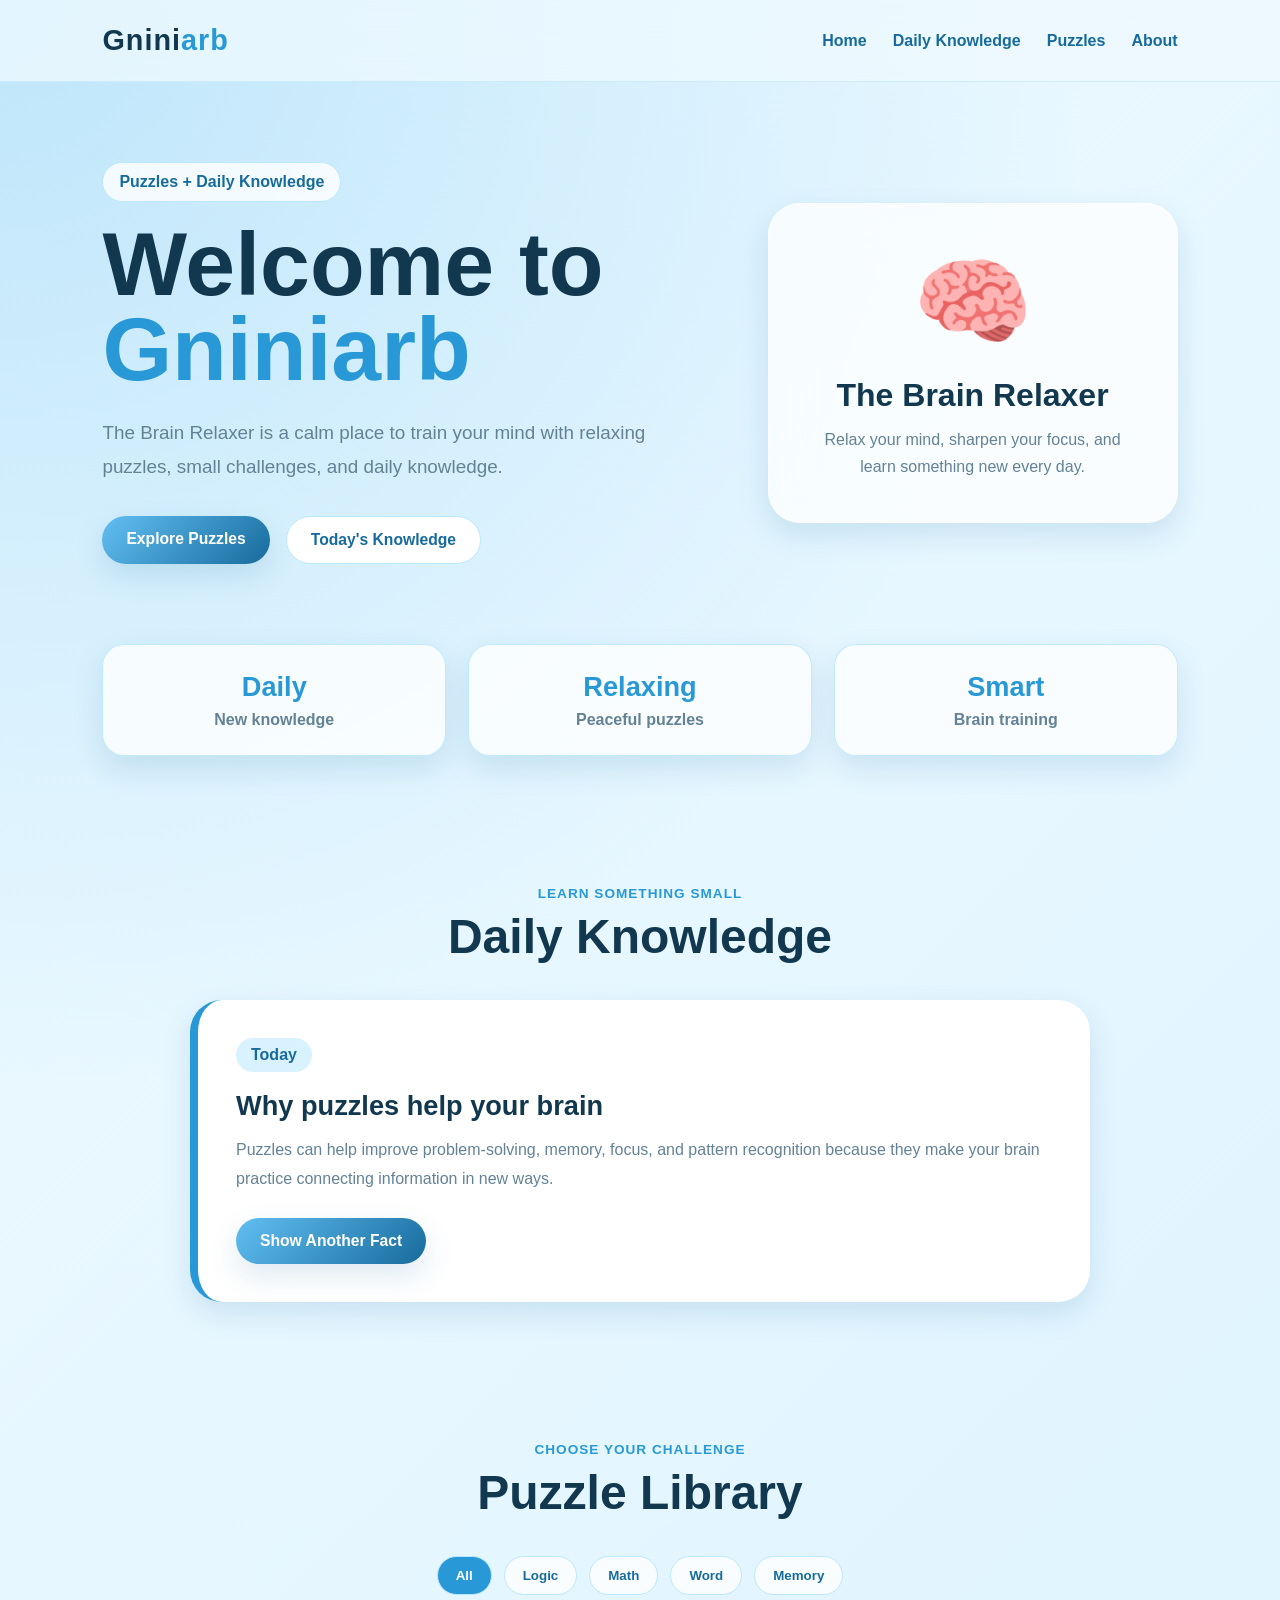
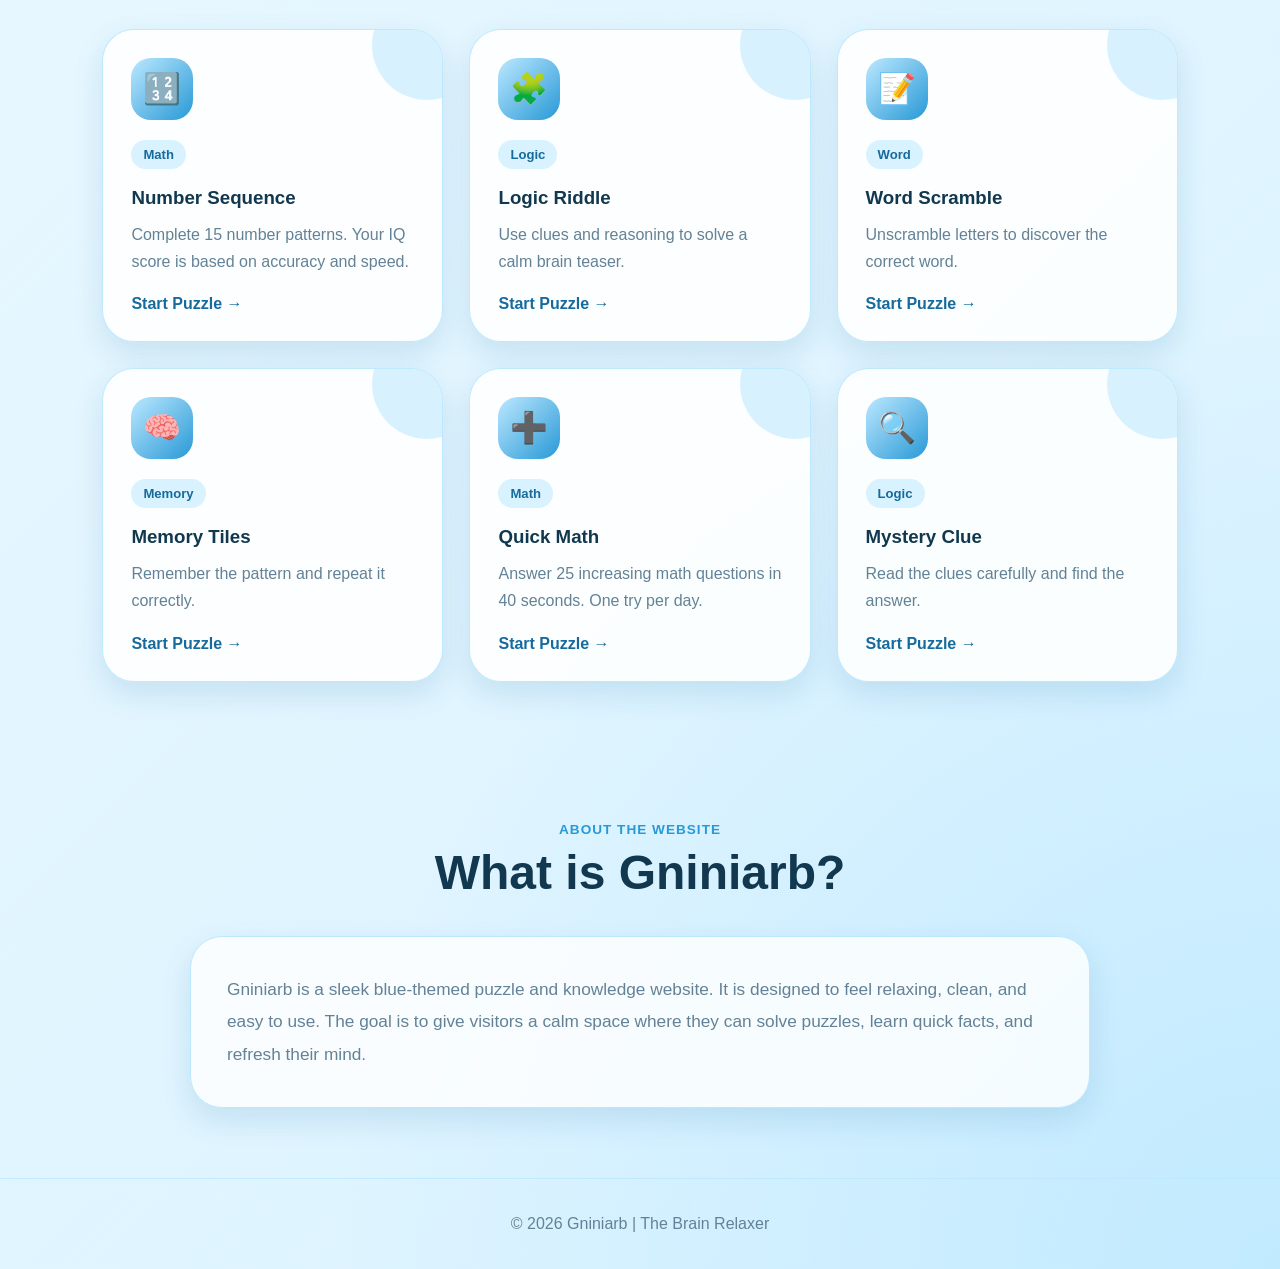
<file: index.html>
<!DOCTYPE html>
<html lang="en">
<head>
  <meta charset="UTF-8" />
  <meta name="viewport" content="width=device-width, initial-scale=1.0" />

  <title>Gniniarb | The Brain Relaxer</title>

  <link rel="stylesheet" href="css/style.css" />
</head>

<body>
  <div class="page-loader" id="pageLoader" role="status" aria-label="Loading page">
    <div class="loader-brain-area">
      <div class="loader-ring ring-one"></div>
      <div class="loader-ring ring-two"></div>
      <div class="loader-ring ring-three"></div>

      <div class="loader-brain">🧠</div>

      <span class="spark spark-one"></span>
      <span class="spark spark-two"></span>
      <span class="spark spark-three"></span>
      <span class="spark spark-four"></span>
    </div>

    <p class="loader-text">Lighting up your brain...</p>

    <div class="loader-progress">
      <span></span>
    </div>
  </div>

  <header class="site-header">
    <a href="#home" class="logo" aria-label="Gniniarb home">
      <span class="logo-main">Gnini</span><span class="logo-accent">arb</span>
    </a>

    <nav class="navbar" aria-label="Main navigation">
      <a href="#home">Home</a>
      <a href="#daily">Daily Knowledge</a>
      <a href="#puzzles">Puzzles</a>
      <a href="#about">About</a>
    </nav>

    <button class="menu-button" id="menuButton" aria-label="Open menu">
      ☰
    </button>
  </header>

  <nav class="mobile-nav" id="mobileNav" aria-label="Mobile navigation">
    <a href="#home">Home</a>
    <a href="#daily">Daily Knowledge</a>
    <a href="#puzzles">Puzzles</a>
    <a href="#about">About</a>
  </nav>

  <main>
    <section class="hero" id="home">
      <div class="hero-content">
        <p class="tagline">Puzzles + Daily Knowledge</p>

        <h1>
          Welcome to <span>Gniniarb</span>
        </h1>

        <p class="hero-description">
          The Brain Relaxer is a calm place to train your mind with relaxing puzzles,
          small challenges, and daily knowledge.
        </p>

        <div class="hero-buttons">
          <a href="#puzzles" class="btn primary-btn">Explore Puzzles</a>
          <a href="#daily" class="btn secondary-btn">Today's Knowledge</a>
        </div>
      </div>

      <div class="hero-card">
        <div class="brain-icon" aria-hidden="true">🧠</div>

        <h2>The Brain Relaxer</h2>

        <p>
          Relax your mind, sharpen your focus, and learn something new every day.
        </p>
      </div>
    </section>

    <section class="stats-section" aria-label="Website highlights">
      <div class="stat-card">
        <h3>Daily</h3>
        <p>New knowledge</p>
      </div>

      <div class="stat-card">
        <h3>Relaxing</h3>
        <p>Peaceful puzzles</p>
      </div>

      <div class="stat-card">
        <h3>Smart</h3>
        <p>Brain training</p>
      </div>
    </section>

    <section class="daily-section" id="daily">
      <div class="section-title">
        <p>Learn something small</p>
        <h2>Daily Knowledge</h2>
      </div>

      <div class="knowledge-card">
        <div class="knowledge-badge">Today</div>

        <h3 id="knowledgeTitle">Why puzzles help your brain</h3>

        <p id="knowledgeText">
          Puzzles can help improve problem-solving, memory, focus, and pattern recognition
          because they make your brain practice connecting information in new ways.
        </p>

        <button class="btn primary-btn" id="newKnowledgeButton">
          Show Another Fact
        </button>
      </div>
    </section>

    <section class="puzzles-section" id="puzzles">
      <div class="section-title">
        <p>Choose your challenge</p>
        <h2>Puzzle Library</h2>
      </div>

      <div class="filter-buttons" aria-label="Puzzle filters">
        <button class="filter-btn active" data-filter="all">All</button>
        <button class="filter-btn" data-filter="logic">Logic</button>
        <button class="filter-btn" data-filter="math">Math</button>
        <button class="filter-btn" data-filter="word">Word</button>
        <button class="filter-btn" data-filter="memory">Memory</button>
      </div>

      <div class="puzzle-grid" id="puzzleGrid">
        <!-- Puzzle cards are created from js/script.js -->
      </div>
    </section>

    <section class="about-section" id="about">
      <div class="section-title">
        <p>About the website</p>
        <h2>What is Gniniarb?</h2>
      </div>

      <div class="about-content">
        <p>
          Gniniarb is a sleek blue-themed puzzle and knowledge website. It is designed
          to feel relaxing, clean, and easy to use. The goal is to give visitors a calm
          space where they can solve puzzles, learn quick facts, and refresh their mind.
        </p>
      </div>
    </section>
  </main>

  <footer>
    <p>© 2026 Gniniarb | The Brain Relaxer</p>
  </footer>

  <script src="js/script.js"></script>
</body>
</html>
</file>
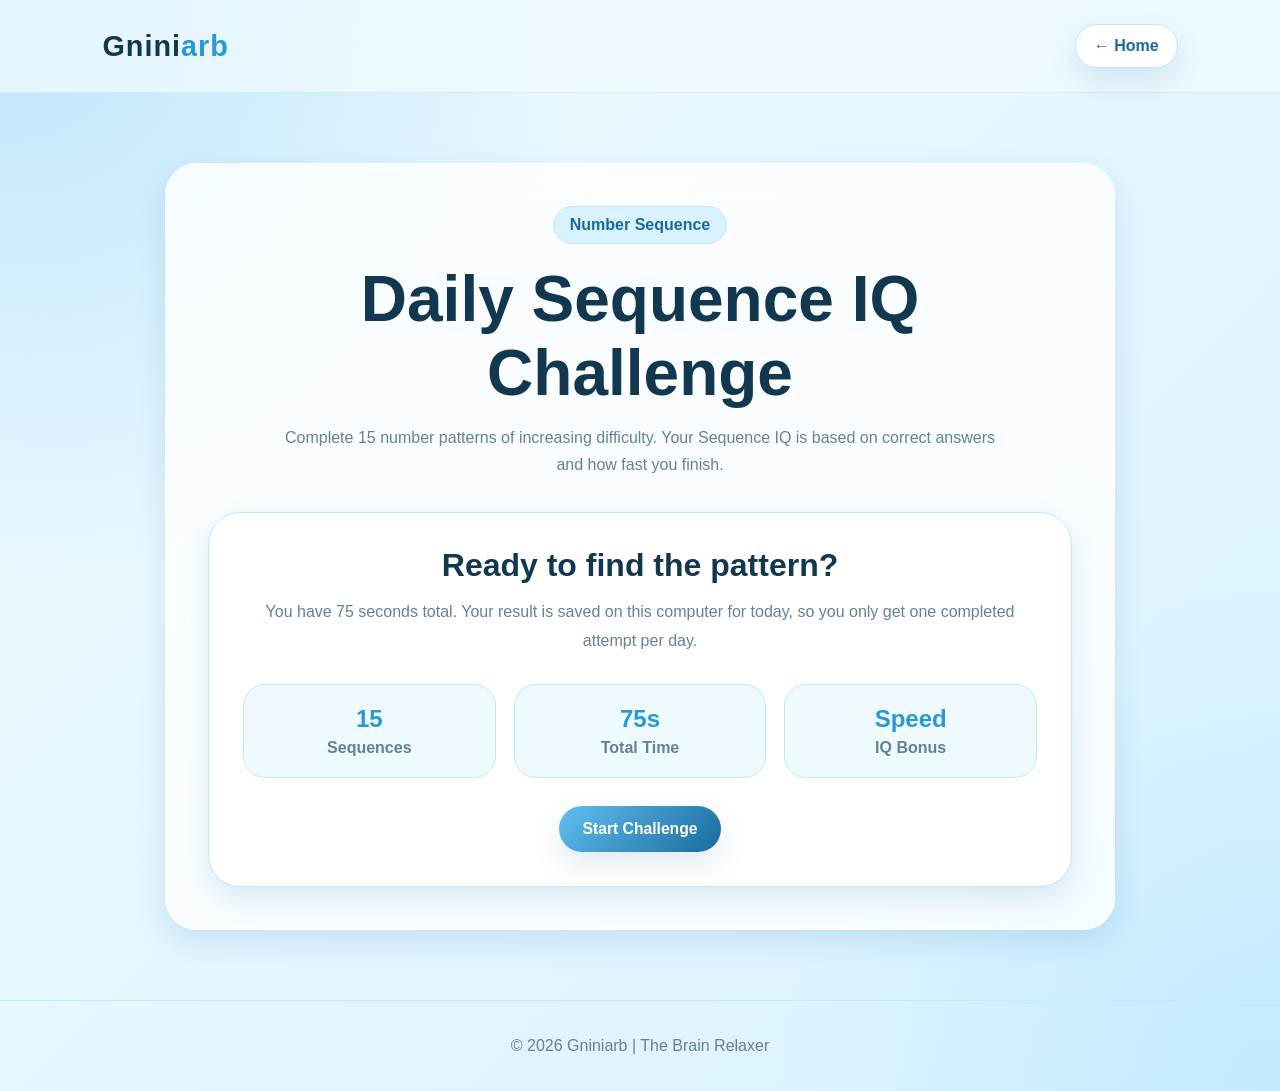
<file: games/number-sequence.html>
<!DOCTYPE html>
<html lang="en">
<head>
  <meta charset="UTF-8" />
  <meta name="viewport" content="width=device-width, initial-scale=1.0" />

  <title>Number Sequence | Gniniarb</title>

  <link rel="stylesheet" href="../css/style.css" />
  <link rel="stylesheet" href="../css/number-sequence.css" />
</head>

<body>
  <div class="page-loader" id="pageLoader" role="status" aria-label="Loading page">
    <div class="loader-brain-area">
      <div class="loader-ring ring-one"></div>
      <div class="loader-ring ring-two"></div>
      <div class="loader-ring ring-three"></div>

      <div class="loader-brain">🧠</div>

      <span class="spark spark-one"></span>
      <span class="spark spark-two"></span>
      <span class="spark spark-three"></span>
      <span class="spark spark-four"></span>
    </div>

    <p class="loader-text">Lighting up your brain...</p>

    <div class="loader-progress">
      <span></span>
    </div>
  </div>

  <header class="game-header">
    <a href="../index.html" class="logo" aria-label="Back to Gniniarb home">
      <span class="logo-main">Gnini</span><span class="logo-accent">arb</span>
    </a>

    <a href="../index.html" class="home-link">← Home</a>
  </header>

  <main>
    <section class="sequence-shell">
      <div class="title-area">
        <div class="badge">Number Sequence</div>

        <h1>Daily Sequence IQ Challenge</h1>

        <p class="subtitle">
          Complete 15 number patterns of increasing difficulty. Your Sequence IQ is based
          on correct answers and how fast you finish.
        </p>
      </div>

      <section class="panel start-panel" id="startPanel">
        <h2>Ready to find the pattern?</h2>

        <p>
          You have 75 seconds total. Your result is saved on this computer for today,
          so you only get one completed attempt per day.
        </p>

        <div class="rules">
          <div class="rule-card">
            <strong>15</strong>
            <span>Sequences</span>
          </div>

          <div class="rule-card">
            <strong>75s</strong>
            <span>Total Time</span>
          </div>

          <div class="rule-card">
            <strong>Speed</strong>
            <span>IQ Bonus</span>
          </div>
        </div>

        <button class="btn primary-btn" id="startButton">Start Challenge</button>
      </section>

      <section class="panel game-panel" id="gamePanel">
        <div class="game-top">
          <div class="info-box">
            <span>Sequence</span>
            <strong id="questionCounter">1 / 15</strong>
          </div>

          <div class="info-box">
            <span>Correct</span>
            <strong id="scoreCounter">0</strong>
          </div>

          <div class="info-box">
            <span>Time</span>
            <strong id="timeCounter">75</strong>
          </div>
        </div>

        <div class="timer-bar">
          <div class="timer-fill" id="timerFill"></div>
        </div>

        <div class="question-card">
          <p class="question-label">What comes next?</p>

          <div class="sequence-display" id="sequenceText">
            2, 4, 6, 8, ?
          </div>

          <p class="hint-text" id="hintText">
            Look for the pattern.
          </p>

          <form class="answer-form" id="answerForm">
            <input
              type="number"
              class="answer-input"
              id="answerInput"
              placeholder="Next number"
              autocomplete="off"
              required
            />

            <button class="btn primary-btn" type="submit">Submit</button>
          </form>

          <p class="feedback" id="feedback"></p>
        </div>
      </section>

      <section class="panel result-panel hidden" id="resultPanel">
        <h2>Your Daily Sequence IQ</h2>

        <div class="iq-number" id="iqNumber">100</div>

        <p id="resultMessage">
          Your result has been saved on this computer for today.
        </p>

        <div class="result-grid">
          <div class="result-stat">
            <strong id="finalCorrect">0</strong>
            <span>Correct</span>
          </div>

          <div class="result-stat">
            <strong id="finalTime">0s</strong>
            <span>Time Used</span>
          </div>

          <div class="result-stat">
            <strong id="finalSpeedBonus">0</strong>
            <span>Speed Bonus</span>
          </div>
        </div>

        <a href="../index.html" class="btn secondary-btn">Back to Gniniarb</a>
      </section>

      <section class="panel locked-panel hidden" id="lockedPanel">
        <h2>You already completed today’s challenge</h2>

        <p>
          Your Sequence IQ for today is already saved on this computer.
          Come back tomorrow for a new attempt.
        </p>

        <div class="iq-number" id="savedIqNumber">100</div>

        <div class="result-grid">
          <div class="result-stat">
            <strong id="savedCorrect">0</strong>
            <span>Correct</span>
          </div>

          <div class="result-stat">
            <strong id="savedTime">0s</strong>
            <span>Time Used</span>
          </div>

          <div class="result-stat">
            <strong id="savedDate">Today</strong>
            <span>Date</span>
          </div>
        </div>

        <a href="../index.html" class="btn secondary-btn">Back to Gniniarb</a>
      </section>
    </section>
  </main>

  <footer>
    <p>© 2026 Gniniarb | The Brain Relaxer</p>
  </footer>

  <script src="../js/number-sequence.js"></script>
</body>
</html>
</file>
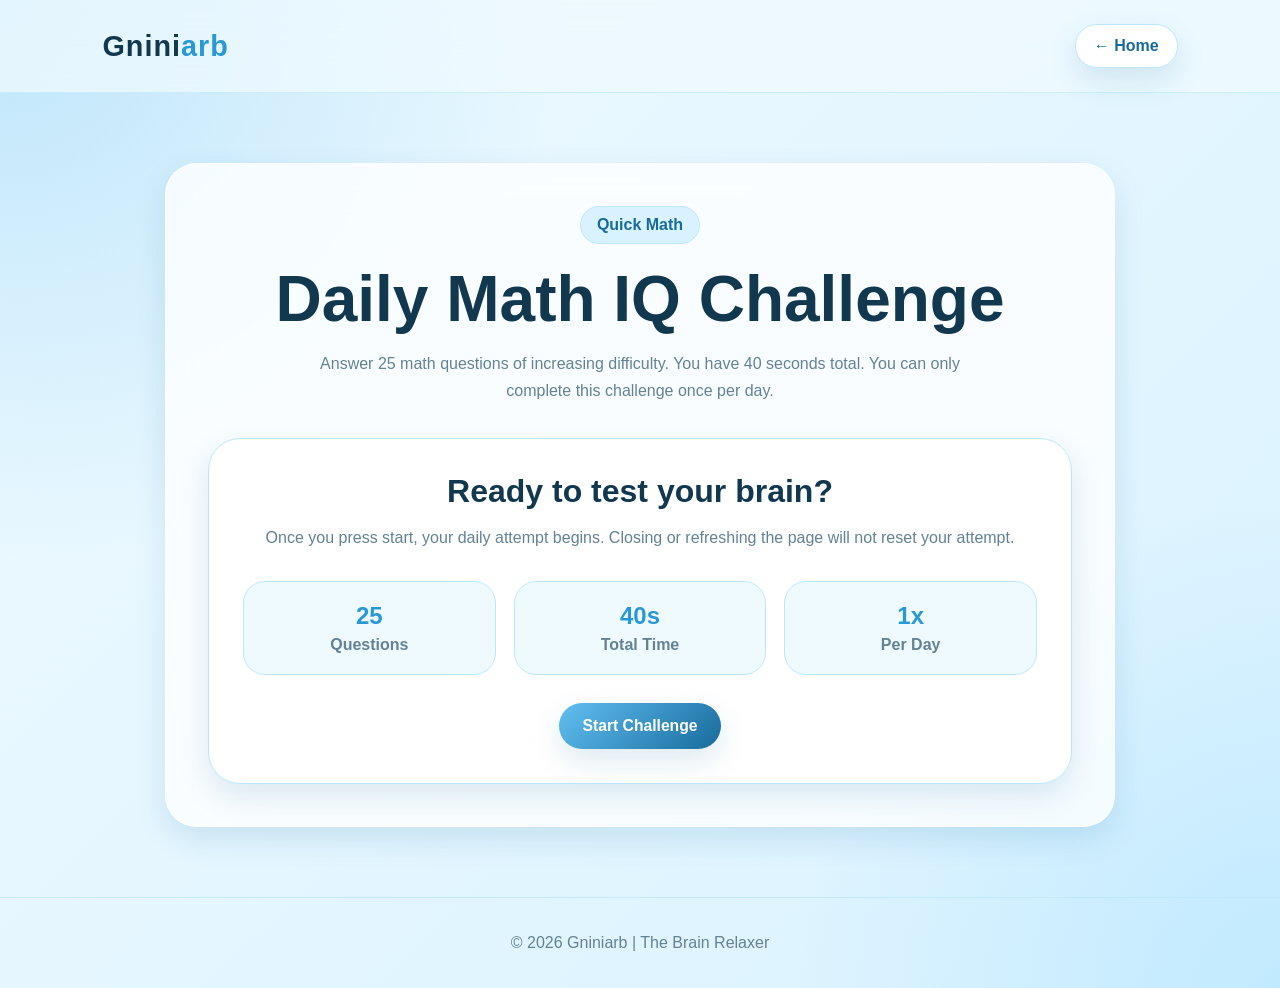
<file: games/quick-math.html>
<!DOCTYPE html>
<html lang="en">
<head>
  <meta charset="UTF-8" />
  <meta name="viewport" content="width=device-width, initial-scale=1.0" />

  <title>Quick Math | Gniniarb</title>

  <link rel="stylesheet" href="../css/style.css" />
  <link rel="stylesheet" href="../css/quick-math.css" />
</head>

<body>
  <div class="page-loader" id="pageLoader" role="status" aria-label="Loading page">
    <div class="loader-brain-area">
      <div class="loader-ring ring-one"></div>
      <div class="loader-ring ring-two"></div>
      <div class="loader-ring ring-three"></div>

      <div class="loader-brain">🧠</div>

      <span class="spark spark-one"></span>
      <span class="spark spark-two"></span>
      <span class="spark spark-three"></span>
      <span class="spark spark-four"></span>
    </div>

    <p class="loader-text">Lighting up your brain...</p>

    <div class="loader-progress">
      <span></span>
    </div>
  </div>

  <header class="game-header">
    <a href="../index.html" class="logo" aria-label="Back to Gniniarb home">
      <span class="logo-main">Gnini</span><span class="logo-accent">arb</span>
    </a>

    <a href="../index.html" class="home-link">← Home</a>
  </header>

  <main>
    <section class="game-shell">
      <div class="title-area">
        <div class="badge">Quick Math</div>

        <h1>Daily Math IQ Challenge</h1>

        <p class="subtitle">
          Answer 25 math questions of increasing difficulty. You have 40 seconds total.
          You can only complete this challenge once per day.
        </p>
      </div>

      <section class="panel start-panel" id="startPanel">
        <h2>Ready to test your brain?</h2>

        <p>
          Once you press start, your daily attempt begins. Closing or refreshing the page
          will not reset your attempt.
        </p>

        <div class="rules">
          <div class="rule-card">
            <strong>25</strong>
            <span>Questions</span>
          </div>

          <div class="rule-card">
            <strong>40s</strong>
            <span>Total Time</span>
          </div>

          <div class="rule-card">
            <strong>1x</strong>
            <span>Per Day</span>
          </div>
        </div>

        <button class="btn primary-btn" id="startButton">Start Challenge</button>
      </section>

      <section class="panel game-panel" id="gamePanel">
        <div class="game-top">
          <div class="info-box">
            <span>Question</span>
            <strong id="questionCounter">1 / 25</strong>
          </div>

          <div class="info-box">
            <span>Correct</span>
            <strong id="scoreCounter">0</strong>
          </div>

          <div class="info-box">
            <span>Time</span>
            <strong id="timeCounter">40</strong>
          </div>
        </div>

        <div class="timer-bar">
          <div class="timer-fill" id="timerFill"></div>
        </div>

        <div class="question-card">
          <p class="question-label">Solve this</p>

          <div class="question" id="questionText">8 + 4</div>

          <form class="answer-form" id="answerForm">
            <input
              type="number"
              class="answer-input"
              id="answerInput"
              placeholder="Your answer"
              autocomplete="off"
              required
            />

            <button class="btn primary-btn" type="submit">Submit</button>
          </form>

          <p class="feedback" id="feedback"></p>
        </div>
      </section>

      <section class="panel result-panel hidden" id="resultPanel">
        <h2>Your Daily Math IQ</h2>

        <div class="iq-number" id="iqNumber">100</div>

        <p id="resultMessage">
          Your result has been saved on this computer for today.
        </p>

        <div class="result-grid">
          <div class="result-stat">
            <strong id="finalCorrect">0</strong>
            <span>Correct</span>
          </div>

          <div class="result-stat">
            <strong id="finalAnswered">0</strong>
            <span>Answered</span>
          </div>

          <div class="result-stat">
            <strong id="finalTime">0s</strong>
            <span>Time Used</span>
          </div>
        </div>

        <a href="../index.html" class="btn secondary-btn">Back to Gniniarb</a>
      </section>

      <section class="panel locked-panel hidden" id="lockedPanel">
        <h2>You already completed today’s challenge</h2>

        <p>
          Your Math IQ for today is already saved on this computer.
          Come back tomorrow for a new attempt.
        </p>

        <div class="iq-number" id="savedIqNumber">100</div>

        <div class="result-grid">
          <div class="result-stat">
            <strong id="savedCorrect">0</strong>
            <span>Correct</span>
          </div>

          <div class="result-stat">
            <strong id="savedAnswered">0</strong>
            <span>Answered</span>
          </div>

          <div class="result-stat">
            <strong id="savedDate">Today</strong>
            <span>Date</span>
          </div>
        </div>

        <a href="../index.html" class="btn secondary-btn">Back to Gniniarb</a>
      </section>
    </section>
  </main>

  <footer>
    <p>© 2026 Gniniarb | The Brain Relaxer</p>
  </footer>

  <script src="../js/quick-math.js"></script>
</body>
</html>
</file>
<file: css/style.css>
:root {
  --blue-ice: #effaff;
  --blue-light: #d9f2ff;
  --blue-soft: #bce8ff;
  --blue-medium: #62bff2;
  --blue-main: #2899d6;
  --blue-dark: #176b9c;
  --blue-deep: #12384f;

  --white: #ffffff;
  --text-main: #183547;
  --text-muted: #638296;

  --correct: #26a96c;
  --wrong: #e63946;

  --shadow-soft: 0 12px 30px rgba(23, 107, 156, 0.14);
  --shadow-strong: 0 18px 45px rgba(23, 107, 156, 0.22);

  --radius-small: 14px;
  --radius-medium: 22px;
  --radius-large: 32px;
}

* {
  margin: 0;
  padding: 0;
  box-sizing: border-box;
}

html {
  scroll-behavior: smooth;
}

body {
  min-height: 100vh;
  font-family: Arial, Helvetica, sans-serif;
  color: var(--text-main);
  background:
    radial-gradient(circle at top left, rgba(98, 191, 242, 0.35), transparent 35%),
    radial-gradient(circle at bottom right, rgba(188, 232, 255, 0.8), transparent 30%),
    linear-gradient(135deg, var(--blue-ice), var(--blue-light));
}

.site-header {
  width: 100%;
  padding: 24px 8%;
  display: flex;
  align-items: center;
  justify-content: space-between;
  position: sticky;
  top: 0;
  z-index: 100;
  background: rgba(239, 250, 255, 0.75);
  backdrop-filter: blur(18px);
  border-bottom: 1px solid rgba(188, 232, 255, 0.7);
}

.logo {
  text-decoration: none;
  font-size: 1.8rem;
  font-weight: 900;
  letter-spacing: 1px;
}

.logo-main {
  color: var(--blue-deep);
}

.logo-accent {
  color: var(--blue-main);
}

.navbar {
  display: flex;
  gap: 26px;
}

.navbar a,
.mobile-nav a {
  text-decoration: none;
  color: var(--blue-dark);
  font-weight: 700;
  transition: 0.2s ease;
}

.navbar a:hover,
.mobile-nav a:hover {
  color: var(--blue-main);
}

.menu-button {
  display: none;
  border: none;
  background: var(--white);
  color: var(--blue-dark);
  font-size: 1.5rem;
  padding: 8px 14px;
  border-radius: var(--radius-small);
  cursor: pointer;
  box-shadow: var(--shadow-soft);
}

.mobile-nav {
  display: none;
  flex-direction: column;
  gap: 16px;
  padding: 20px 8%;
  background: rgba(255, 255, 255, 0.9);
  border-bottom: 1px solid var(--blue-soft);
}

.mobile-nav.show {
  display: flex;
}

.hero {
  padding: 80px 8% 60px;
  display: grid;
  grid-template-columns: 1.2fr 0.8fr;
  gap: 50px;
  align-items: center;
}

.tagline {
  display: inline-block;
  color: var(--blue-dark);
  background: rgba(255, 255, 255, 0.8);
  border: 1px solid var(--blue-soft);
  padding: 10px 16px;
  border-radius: 999px;
  font-weight: 800;
  margin-bottom: 20px;
}

.hero-content h1 {
  font-size: clamp(3rem, 7vw, 6rem);
  line-height: 0.95;
  color: var(--blue-deep);
  margin-bottom: 24px;
}

.hero-content h1 span {
  color: var(--blue-main);
}

.hero-description {
  max-width: 650px;
  font-size: 1.18rem;
  line-height: 1.8;
  color: var(--text-muted);
  margin-bottom: 32px;
}

.hero-buttons {
  display: flex;
  gap: 16px;
  flex-wrap: wrap;
}

.btn {
  display: inline-block;
  border: none;
  text-decoration: none;
  padding: 14px 24px;
  border-radius: 999px;
  font-weight: 800;
  cursor: pointer;
  transition: 0.25s ease;
  font-size: 0.98rem;
}

.primary-btn {
  color: var(--white);
  background: linear-gradient(135deg, var(--blue-medium), var(--blue-dark));
  box-shadow: var(--shadow-soft);
}

.secondary-btn {
  color: var(--blue-dark);
  background: var(--white);
  border: 1px solid var(--blue-soft);
}

.btn:hover {
  transform: translateY(-4px);
  box-shadow: var(--shadow-strong);
}

.hero-card {
  background: rgba(255, 255, 255, 0.75);
  backdrop-filter: blur(20px);
  border: 1px solid rgba(255, 255, 255, 0.95);
  border-radius: var(--radius-large);
  padding: 42px;
  text-align: center;
  box-shadow: var(--shadow-soft);
}

.brain-icon {
  font-size: 6rem;
  margin-bottom: 18px;
  animation: floatBrain 3.5s ease-in-out infinite;
}

.hero-card h2 {
  color: var(--blue-deep);
  font-size: 2rem;
  margin-bottom: 12px;
}

.hero-card p {
  color: var(--text-muted);
  line-height: 1.7;
}

@keyframes floatBrain {
  0% {
    transform: translateY(0);
  }

  50% {
    transform: translateY(-14px);
  }

  100% {
    transform: translateY(0);
  }
}

.stats-section {
  padding: 20px 8% 60px;
  display: grid;
  grid-template-columns: repeat(3, 1fr);
  gap: 22px;
}

.stat-card {
  background: rgba(255, 255, 255, 0.78);
  border: 1px solid rgba(188, 232, 255, 0.9);
  border-radius: var(--radius-medium);
  padding: 26px;
  text-align: center;
  box-shadow: var(--shadow-soft);
}

.stat-card h3 {
  color: var(--blue-main);
  font-size: 1.7rem;
  margin-bottom: 8px;
}

.stat-card p {
  color: var(--text-muted);
  font-weight: 700;
}

section {
  padding: 70px 8%;
}

.section-title {
  text-align: center;
  margin-bottom: 36px;
}

.section-title p {
  color: var(--blue-main);
  font-weight: 800;
  margin-bottom: 8px;
  text-transform: uppercase;
  letter-spacing: 1px;
  font-size: 0.85rem;
}

.section-title h2 {
  color: var(--blue-deep);
  font-size: clamp(2rem, 4vw, 3rem);
}

.knowledge-card {
  max-width: 900px;
  margin: 0 auto;
  background: var(--white);
  border-radius: var(--radius-large);
  padding: 38px;
  box-shadow: var(--shadow-soft);
  border-left: 8px solid var(--blue-main);
}

.knowledge-badge {
  display: inline-block;
  background: var(--blue-light);
  color: var(--blue-dark);
  padding: 8px 15px;
  border-radius: 999px;
  font-weight: 800;
  margin-bottom: 18px;
}

.knowledge-card h3 {
  font-size: 1.7rem;
  color: var(--blue-deep);
  margin-bottom: 14px;
}

.knowledge-card p {
  color: var(--text-muted);
  line-height: 1.8;
  margin-bottom: 24px;
}

.filter-buttons {
  display: flex;
  justify-content: center;
  flex-wrap: wrap;
  gap: 12px;
  margin-bottom: 34px;
}

.filter-btn {
  border: 1px solid var(--blue-soft);
  background: rgba(255, 255, 255, 0.8);
  color: var(--blue-dark);
  padding: 11px 18px;
  border-radius: 999px;
  font-weight: 800;
  cursor: pointer;
  transition: 0.2s ease;
}

.filter-btn:hover,
.filter-btn.active {
  background: var(--blue-main);
  color: var(--white);
}

.puzzle-grid {
  display: grid;
  grid-template-columns: repeat(auto-fit, minmax(250px, 1fr));
  gap: 26px;
}

.puzzle-card {
  background: rgba(255, 255, 255, 0.88);
  border: 1px solid rgba(188, 232, 255, 0.95);
  border-radius: var(--radius-large);
  padding: 28px;
  box-shadow: var(--shadow-soft);
  transition: 0.25s ease;
  position: relative;
  overflow: hidden;
}

.puzzle-card::before {
  content: "";
  position: absolute;
  top: -40px;
  right: -40px;
  width: 110px;
  height: 110px;
  border-radius: 50%;
  background: rgba(188, 232, 255, 0.55);
}

.puzzle-card:hover {
  transform: translateY(-8px);
  box-shadow: var(--shadow-strong);
}

.puzzle-icon {
  width: 62px;
  height: 62px;
  background: linear-gradient(135deg, var(--blue-soft), var(--blue-main));
  color: var(--white);
  border-radius: 20px;
  display: flex;
  align-items: center;
  justify-content: center;
  font-size: 1.9rem;
  margin-bottom: 20px;
  position: relative;
  z-index: 2;
}

.puzzle-card h3 {
  color: var(--blue-deep);
  margin-bottom: 12px;
  position: relative;
  z-index: 2;
}

.puzzle-card p {
  color: var(--text-muted);
  line-height: 1.7;
  margin-bottom: 20px;
  position: relative;
  z-index: 2;
}

.puzzle-meta {
  display: inline-block;
  margin-bottom: 18px;
  padding: 7px 12px;
  background: var(--blue-light);
  color: var(--blue-dark);
  border-radius: 999px;
  font-size: 0.82rem;
  font-weight: 800;
  text-transform: capitalize;
  position: relative;
  z-index: 2;
}

.puzzle-link {
  color: var(--blue-dark);
  text-decoration: none;
  font-weight: 900;
  position: relative;
  z-index: 2;
}

.puzzle-link:hover {
  color: var(--blue-main);
}

.add-section {
  padding-top: 30px;
}

.add-card {
  max-width: 900px;
  margin: 0 auto;
  background: linear-gradient(135deg, var(--blue-main), var(--blue-dark));
  color: var(--white);
  border-radius: var(--radius-large);
  padding: 40px;
  text-align: center;
  box-shadow: var(--shadow-strong);
}

.add-card h2 {
  font-size: 2rem;
  margin-bottom: 14px;
}

.add-card p {
  line-height: 1.8;
  margin-bottom: 24px;
}

.add-card .secondary-btn {
  background: var(--white);
  color: var(--blue-dark);
}

.about-content {
  max-width: 900px;
  margin: 0 auto;
  background: rgba(255, 255, 255, 0.82);
  border: 1px solid var(--blue-soft);
  border-radius: var(--radius-large);
  padding: 36px;
  box-shadow: var(--shadow-soft);
}

.about-content p {
  color: var(--text-muted);
  line-height: 1.9;
  font-size: 1.08rem;
}

footer {
  text-align: center;
  padding: 36px 8%;
  color: var(--text-muted);
  border-top: 1px solid rgba(188, 232, 255, 0.8);
}

/* Brain Loading Animation */

.page-loader {
  position: fixed;
  inset: 0;
  z-index: 9999;
  display: flex;
  flex-direction: column;
  align-items: center;
  justify-content: center;
  gap: 22px;
  background:
    radial-gradient(circle at center, rgba(98, 191, 242, 0.35), transparent 34%),
    linear-gradient(135deg, var(--blue-ice), var(--blue-light));
  opacity: 1;
  visibility: visible;
  pointer-events: all;
  transition: opacity 0.45s ease, visibility 0.45s ease;
}

.page-loader.hide-loader {
  opacity: 0;
  visibility: hidden;
  pointer-events: none;
}

.loader-brain-area {
  position: relative;
  width: 190px;
  height: 190px;
  display: flex;
  align-items: center;
  justify-content: center;
}

.loader-brain {
  position: relative;
  z-index: 5;
  font-size: 5.8rem;
  animation: brainLightUp 1.4s ease-in-out infinite;
  filter: drop-shadow(0 0 18px rgba(40, 153, 214, 0.55));
}

.loader-ring {
  position: absolute;
  border-radius: 50%;
  border: 2px solid rgba(40, 153, 214, 0.35);
  animation: pulseRing 1.8s ease-out infinite;
}

.ring-one {
  width: 105px;
  height: 105px;
  animation-delay: 0s;
}

.ring-two {
  width: 135px;
  height: 135px;
  animation-delay: 0.25s;
}

.ring-three {
  width: 165px;
  height: 165px;
  animation-delay: 0.5s;
}

.spark {
  position: absolute;
  width: 12px;
  height: 12px;
  background: var(--blue-main);
  border-radius: 50%;
  box-shadow: 0 0 18px rgba(40, 153, 214, 0.9);
  animation: sparkFlash 1.2s ease-in-out infinite;
}

.spark-one {
  top: 32px;
  left: 55px;
  animation-delay: 0.1s;
}

.spark-two {
  top: 55px;
  right: 36px;
  animation-delay: 0.35s;
}

.spark-three {
  bottom: 42px;
  left: 42px;
  animation-delay: 0.6s;
}

.spark-four {
  bottom: 35px;
  right: 58px;
  animation-delay: 0.85s;
}

.loader-text {
  color: var(--blue-deep);
  font-weight: 900;
  font-size: 1.15rem;
  letter-spacing: 0.5px;
  animation: textGlow 1.4s ease-in-out infinite;
}

.loader-progress {
  width: min(280px, 70vw);
  height: 12px;
  background: rgba(255, 255, 255, 0.75);
  border: 1px solid var(--blue-soft);
  border-radius: 999px;
  overflow: hidden;
  box-shadow: var(--shadow-soft);
}

.loader-progress span {
  display: block;
  width: 45%;
  height: 100%;
  border-radius: 999px;
  background: linear-gradient(135deg, var(--blue-medium), var(--blue-dark));
  animation: loadingSlide 1.15s ease-in-out infinite;
}

@keyframes brainLightUp {
  0%, 100% {
    transform: scale(1);
    filter: drop-shadow(0 0 14px rgba(40, 153, 214, 0.45));
  }

  50% {
    transform: scale(1.12);
    filter:
      drop-shadow(0 0 24px rgba(40, 153, 214, 0.85))
      drop-shadow(0 0 48px rgba(98, 191, 242, 0.65));
  }
}

@keyframes pulseRing {
  0% {
    transform: scale(0.75);
    opacity: 0.9;
  }

  100% {
    transform: scale(1.35);
    opacity: 0;
  }
}

@keyframes sparkFlash {
  0%, 100% {
    transform: scale(0.4);
    opacity: 0.25;
  }

  50% {
    transform: scale(1.25);
    opacity: 1;
  }
}

@keyframes textGlow {
  0%, 100% {
    opacity: 0.65;
  }

  50% {
    opacity: 1;
  }
}

@keyframes loadingSlide {
  0% {
    transform: translateX(-120%);
  }

  50% {
    transform: translateX(60%);
  }

  100% {
    transform: translateX(240%);
  }
}

@media (max-width: 900px) {
  .hero {
    grid-template-columns: 1fr;
    text-align: center;
    padding-top: 50px;
  }

  .hero-description {
    margin-left: auto;
    margin-right: auto;
  }

  .hero-buttons {
    justify-content: center;
  }

  .stats-section {
    grid-template-columns: 1fr;
  }
}

@media (max-width: 700px) {
  .navbar {
    display: none;
  }

  .menu-button {
    display: block;
  }

  .site-header {
    padding: 18px 6%;
  }

  section,
  .hero,
  .stats-section {
    padding-left: 6%;
    padding-right: 6%;
  }

  .hero-card,
  .knowledge-card,
  .add-card,
  .about-content {
    padding: 28px;
  }

  .brain-icon {
    font-size: 4.6rem;
  }

  .loader-brain-area {
    width: 160px;
    height: 160px;
  }

  .loader-brain {
    font-size: 4.8rem;
  }
}
</file>
<file: css/number-sequence.css>
.game-header {
  width: 100%;
  padding: 24px 8%;
  display: flex;
  align-items: center;
  justify-content: space-between;
  background: rgba(239, 250, 255, 0.75);
  backdrop-filter: blur(18px);
  border-bottom: 1px solid rgba(188, 232, 255, 0.7);
}

.home-link {
  text-decoration: none;
  color: var(--blue-dark);
  background: var(--white);
  padding: 12px 18px;
  border-radius: 999px;
  font-weight: 800;
  border: 1px solid var(--blue-soft);
  box-shadow: var(--shadow-soft);
  transition: 0.25s ease;
}

.home-link:hover {
  transform: translateY(-3px);
  box-shadow: var(--shadow-strong);
}

main {
  padding: 70px 8%;
}

.sequence-shell {
  max-width: 950px;
  margin: 0 auto;
  background: rgba(255, 255, 255, 0.78);
  backdrop-filter: blur(20px);
  border: 1px solid rgba(255, 255, 255, 0.95);
  border-radius: var(--radius-large);
  padding: 42px;
  box-shadow: var(--shadow-soft);
}

.title-area {
  text-align: center;
  margin-bottom: 34px;
}

.badge {
  display: inline-block;
  color: var(--blue-dark);
  background: var(--blue-light);
  border: 1px solid var(--blue-soft);
  padding: 9px 16px;
  border-radius: 999px;
  font-weight: 900;
  margin-bottom: 18px;
}

.title-area h1 {
  color: var(--blue-deep);
  font-size: clamp(2.3rem, 5vw, 4rem);
  margin-bottom: 14px;
}

.subtitle {
  color: var(--text-muted);
  line-height: 1.7;
  max-width: 720px;
  margin: 0 auto;
}

.panel {
  background: var(--white);
  border-radius: var(--radius-large);
  padding: 34px;
  box-shadow: var(--shadow-soft);
  border: 1px solid var(--blue-soft);
}

.start-panel,
.result-panel,
.locked-panel {
  text-align: center;
}

.start-panel h2,
.result-panel h2,
.locked-panel h2 {
  color: var(--blue-deep);
  margin-bottom: 14px;
  font-size: 2rem;
}

.start-panel p,
.result-panel p,
.locked-panel p {
  color: var(--text-muted);
  line-height: 1.8;
  margin-bottom: 22px;
}

.rules {
  display: grid;
  grid-template-columns: repeat(3, 1fr);
  gap: 18px;
  margin: 28px 0;
}

.rule-card {
  background: var(--blue-ice);
  border: 1px solid var(--blue-soft);
  border-radius: var(--radius-medium);
  padding: 20px;
}

.rule-card strong {
  display: block;
  color: var(--blue-main);
  font-size: 1.5rem;
  margin-bottom: 6px;
}

.rule-card span {
  color: var(--text-muted);
  font-weight: 700;
}

.game-panel {
  display: none;
}

.game-top {
  display: grid;
  grid-template-columns: repeat(3, 1fr);
  gap: 18px;
  margin-bottom: 28px;
}

.info-box {
  background: var(--blue-ice);
  border: 1px solid var(--blue-soft);
  border-radius: var(--radius-medium);
  padding: 18px;
  text-align: center;
}

.info-box span {
  display: block;
  color: var(--text-muted);
  font-size: 0.9rem;
  font-weight: 800;
  margin-bottom: 6px;
  text-transform: uppercase;
  letter-spacing: 1px;
}

.info-box strong {
  color: var(--blue-deep);
  font-size: 1.8rem;
}

.timer-bar {
  width: 100%;
  height: 14px;
  background: var(--blue-light);
  border-radius: 999px;
  overflow: hidden;
  margin-bottom: 30px;
}

.timer-fill {
  width: 100%;
  height: 100%;
  background: linear-gradient(135deg, var(--blue-medium), var(--blue-dark));
  transition: width 0.2s linear;
}

.question-card {
  text-align: center;
  background: linear-gradient(135deg, var(--blue-ice), var(--white));
  border: 1px solid var(--blue-soft);
  border-radius: var(--radius-large);
  padding: 36px;
}

.question-label {
  color: var(--blue-main);
  font-weight: 900;
  text-transform: uppercase;
  letter-spacing: 1px;
  margin-bottom: 14px;
}

.sequence-display {
  color: var(--blue-deep);
  font-size: clamp(2rem, 6vw, 4rem);
  font-weight: 900;
  line-height: 1.25;
  margin-bottom: 16px;
  word-break: break-word;
}

.hint-text {
  color: var(--text-muted);
  font-weight: 700;
  margin-bottom: 24px;
}

.answer-form {
  display: flex;
  justify-content: center;
  gap: 12px;
  flex-wrap: wrap;
}

.answer-input {
  width: min(100%, 280px);
  padding: 15px 18px;
  border-radius: 999px;
  border: 2px solid var(--blue-soft);
  font-size: 1.2rem;
  font-weight: 800;
  color: var(--blue-deep);
  text-align: center;
  outline: none;
}

.answer-input:focus {
  border-color: var(--blue-main);
  box-shadow: 0 0 0 4px rgba(40, 153, 214, 0.14);
}

.feedback {
  min-height: 28px;
  margin-top: 18px;
  font-weight: 900;
}

.feedback.correct {
  color: var(--correct);
}

.feedback.wrong {
  color: var(--wrong);
}

.iq-number {
  font-size: clamp(3rem, 8vw, 6rem);
  color: var(--blue-main);
  font-weight: 900;
  margin: 20px 0 8px;
}

.result-grid {
  display: grid;
  grid-template-columns: repeat(3, 1fr);
  gap: 18px;
  margin: 28px 0;
}

.result-stat {
  background: var(--blue-ice);
  border: 1px solid var(--blue-soft);
  border-radius: var(--radius-medium);
  padding: 20px;
}

.result-stat strong {
  display: block;
  color: var(--blue-deep);
  font-size: 1.8rem;
  margin-bottom: 6px;
}

.result-stat span {
  color: var(--text-muted);
  font-weight: 800;
}

.hidden {
  display: none;
}

@media (max-width: 800px) {
  .game-header {
    padding: 18px 6%;
  }

  main {
    padding: 45px 6%;
  }

  .sequence-shell,
  .panel {
    padding: 26px;
  }

  .rules,
  .game-top,
  .result-grid {
    grid-template-columns: 1fr;
  }

  .question-card {
    padding: 28px;
  }

  .home-link {
    padding: 10px 14px;
  }
}
</file>
<file: css/quick-math.css>
.game-header {
  width: 100%;
  padding: 24px 8%;
  display: flex;
  align-items: center;
  justify-content: space-between;
  background: rgba(239, 250, 255, 0.75);
  backdrop-filter: blur(18px);
  border-bottom: 1px solid rgba(188, 232, 255, 0.7);
}

.home-link {
  text-decoration: none;
  color: var(--blue-dark);
  background: var(--white);
  padding: 12px 18px;
  border-radius: 999px;
  font-weight: 800;
  border: 1px solid var(--blue-soft);
  box-shadow: var(--shadow-soft);
  transition: 0.25s ease;
}

.home-link:hover {
  transform: translateY(-3px);
  box-shadow: var(--shadow-strong);
}

main {
  padding: 70px 8%;
}

.game-shell {
  max-width: 950px;
  margin: 0 auto;
  background: rgba(255, 255, 255, 0.78);
  backdrop-filter: blur(20px);
  border: 1px solid rgba(255, 255, 255, 0.95);
  border-radius: var(--radius-large);
  padding: 42px;
  box-shadow: var(--shadow-soft);
}

.title-area {
  text-align: center;
  margin-bottom: 34px;
}

.badge {
  display: inline-block;
  color: var(--blue-dark);
  background: var(--blue-light);
  border: 1px solid var(--blue-soft);
  padding: 9px 16px;
  border-radius: 999px;
  font-weight: 900;
  margin-bottom: 18px;
}

.title-area h1 {
  color: var(--blue-deep);
  font-size: clamp(2.3rem, 5vw, 4rem);
  margin-bottom: 14px;
}

.subtitle {
  color: var(--text-muted);
  line-height: 1.7;
  max-width: 700px;
  margin: 0 auto;
}

.panel {
  background: var(--white);
  border-radius: var(--radius-large);
  padding: 34px;
  box-shadow: var(--shadow-soft);
  border: 1px solid var(--blue-soft);
}

.start-panel,
.result-panel,
.locked-panel {
  text-align: center;
}

.start-panel h2,
.result-panel h2,
.locked-panel h2 {
  color: var(--blue-deep);
  margin-bottom: 14px;
  font-size: 2rem;
}

.start-panel p,
.result-panel p,
.locked-panel p {
  color: var(--text-muted);
  line-height: 1.8;
  margin-bottom: 22px;
}

.rules {
  display: grid;
  grid-template-columns: repeat(3, 1fr);
  gap: 18px;
  margin: 28px 0;
}

.rule-card {
  background: var(--blue-ice);
  border: 1px solid var(--blue-soft);
  border-radius: var(--radius-medium);
  padding: 20px;
}

.rule-card strong {
  display: block;
  color: var(--blue-main);
  font-size: 1.5rem;
  margin-bottom: 6px;
}

.rule-card span {
  color: var(--text-muted);
  font-weight: 700;
}

.game-panel {
  display: none;
}

.game-top {
  display: grid;
  grid-template-columns: repeat(3, 1fr);
  gap: 18px;
  margin-bottom: 28px;
}

.info-box {
  background: var(--blue-ice);
  border: 1px solid var(--blue-soft);
  border-radius: var(--radius-medium);
  padding: 18px;
  text-align: center;
}

.info-box span {
  display: block;
  color: var(--text-muted);
  font-size: 0.9rem;
  font-weight: 800;
  margin-bottom: 6px;
  text-transform: uppercase;
  letter-spacing: 1px;
}

.info-box strong {
  color: var(--blue-deep);
  font-size: 1.8rem;
}

.timer-bar {
  width: 100%;
  height: 14px;
  background: var(--blue-light);
  border-radius: 999px;
  overflow: hidden;
  margin-bottom: 30px;
}

.timer-fill {
  width: 100%;
  height: 100%;
  background: linear-gradient(135deg, var(--blue-medium), var(--blue-dark));
  transition: width 0.2s linear;
}

.question-card {
  text-align: center;
  background: linear-gradient(135deg, var(--blue-ice), var(--white));
  border: 1px solid var(--blue-soft);
  border-radius: var(--radius-large);
  padding: 36px;
}

.question-label {
  color: var(--blue-main);
  font-weight: 900;
  text-transform: uppercase;
  letter-spacing: 1px;
  margin-bottom: 10px;
}

.question {
  color: var(--blue-deep);
  font-size: clamp(2.5rem, 7vw, 5rem);
  font-weight: 900;
  margin-bottom: 26px;
}

.answer-form {
  display: flex;
  justify-content: center;
  gap: 12px;
  flex-wrap: wrap;
}

.answer-input {
  width: min(100%, 280px);
  padding: 15px 18px;
  border-radius: 999px;
  border: 2px solid var(--blue-soft);
  font-size: 1.2rem;
  font-weight: 800;
  color: var(--blue-deep);
  text-align: center;
  outline: none;
}

.answer-input:focus {
  border-color: var(--blue-main);
  box-shadow: 0 0 0 4px rgba(40, 153, 214, 0.14);
}

.feedback {
  min-height: 28px;
  margin-top: 18px;
  font-weight: 900;
}

.feedback.correct {
  color: var(--correct);
}

.feedback.wrong {
  color: var(--wrong);
}

.iq-number {
  font-size: clamp(3rem, 8vw, 6rem);
  color: var(--blue-main);
  font-weight: 900;
  margin: 20px 0 8px;
}

.result-grid {
  display: grid;
  grid-template-columns: repeat(3, 1fr);
  gap: 18px;
  margin: 28px 0;
}

.result-stat {
  background: var(--blue-ice);
  border: 1px solid var(--blue-soft);
  border-radius: var(--radius-medium);
  padding: 20px;
}

.result-stat strong {
  display: block;
  color: var(--blue-deep);
  font-size: 1.8rem;
  margin-bottom: 6px;
}

.result-stat span {
  color: var(--text-muted);
  font-weight: 800;
}

.hidden {
  display: none;
}

@media (max-width: 800px) {
  .game-header {
    padding: 18px 6%;
  }

  main {
    padding: 45px 6%;
  }

  .game-shell,
  .panel {
    padding: 26px;
  }

  .rules,
  .game-top,
  .result-grid {
    grid-template-columns: 1fr;
  }

  .question-card {
    padding: 28px;
  }

  .home-link {
    padding: 10px 14px;
  }
}
</file>
